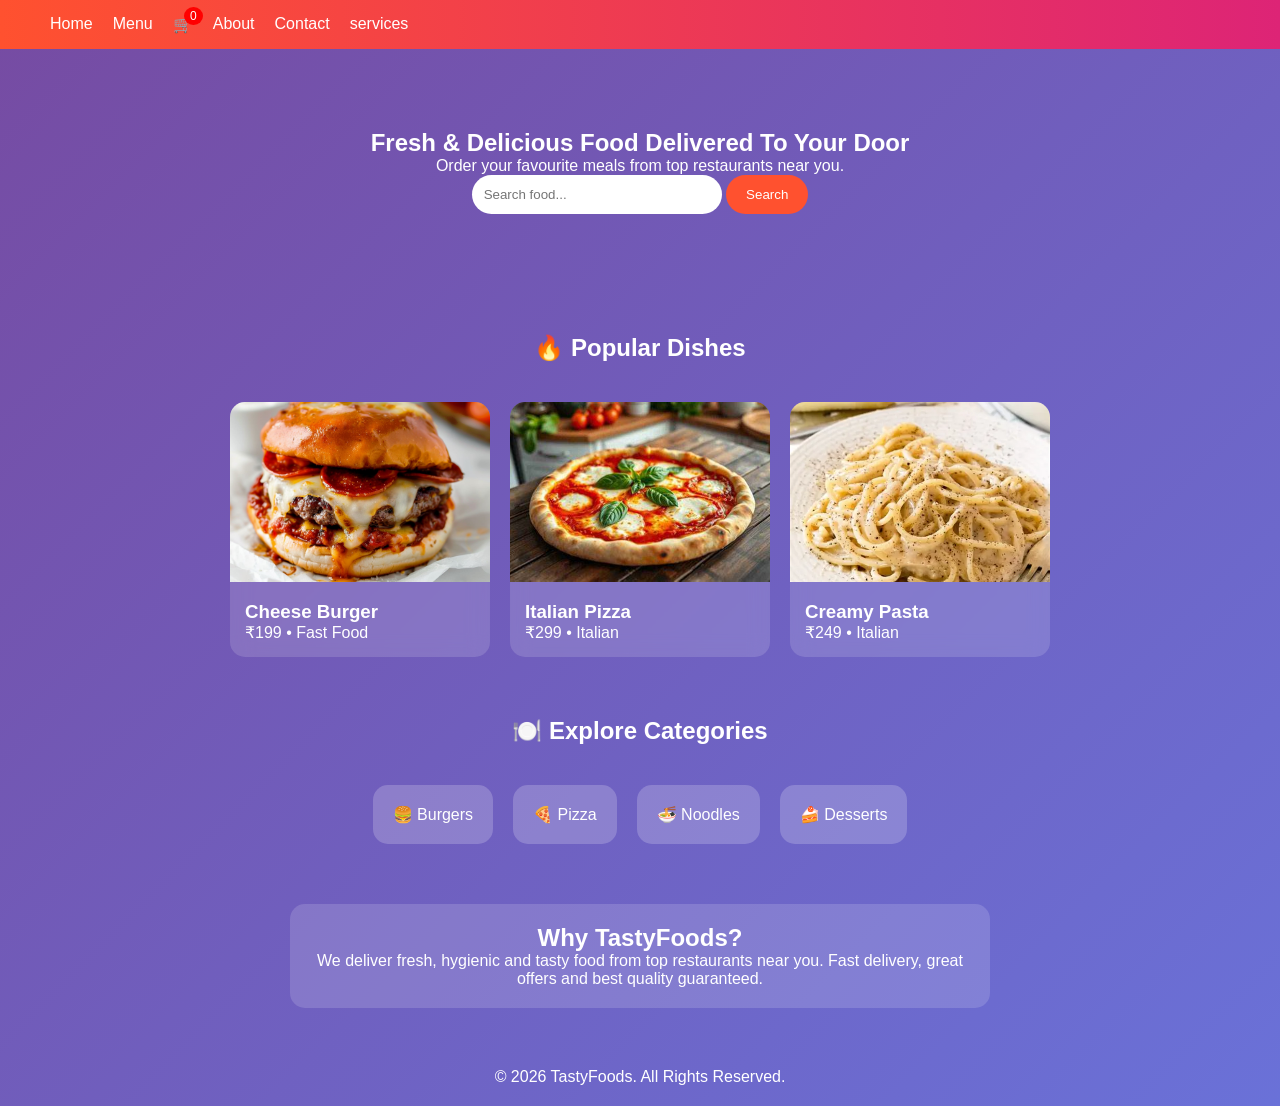
<file: index.html>
<!DOCTYPE html>
<html lang="en">
<head>
<meta charset="UTF-8">
<meta name="viewport" content="width=device-width, initial-scale=1.0">

<title>TastyFoods | Food Delivery</title>

<style>

/* RESET */
*{
  margin:0;
  padding:0;
  box-sizing:border-box;
  font-family:'Segoe UI',sans-serif;
}

/* BACKGROUND */
body{
  background: linear-gradient(-45deg, #ff9a9e, #fad0c4, #667eea, #764ba2);
  background-size: 400% 400%;
  animation: gradientBG 12s ease infinite;
  color:white;
}

@keyframes gradientBG {
  0%{background-position:0% 50%;}
  50%{background-position:100% 50%;}
  100%{background-position:0% 50%;}
}

/* HEADER */
header{
  display:flex;
  justify-content:space-between;
  align-items:center;
  padding:15px 40px;
}

.logo{
  font-size:24px;
  font-weight:bold;
}

/* NAV */
nav ul{
  display:flex;
  gap:20px;
  list-style:none;
}

nav a{
  color:white;
  text-decoration:none;
}

/* CART */
.cart-icon{
  position:relative;
}

.cart-count{
  position:absolute;
  top:-8px;
  right:-10px;
  background:red;
  border-radius:50%;
  padding:2px 6px;
  font-size:12px;
}

/* HERO */
#hero{
  text-align:center;
  padding:80px 20px;
}

/* SEARCH */
.search-box input{
  padding:12px;
  width:250px;
  border:none;
  border-radius:25px;
}

.search-box button{
  padding:12px 20px;
  border:none;
  border-radius:25px;
  background:#ff512f;
  color:white;
  cursor:pointer;
}

/* SECTION TITLE */
.section-title{
  text-align:center;
  margin:40px 0 20px;
}

/* CARD GRID */
.grid{
  display:flex;
  flex-wrap:wrap;
  gap:20px;
  justify-content:center;
  padding:20px;
}

/* FOOD CARDS */
.card{
  width:260px;
  border-radius:15px;
  overflow:hidden;
  background: rgba(255,255,255,0.15);
  backdrop-filter: blur(10px);
  transition:0.4s;
  cursor:pointer;
}

.card img{
  width:100%;
  height:180px;
  object-fit:cover;
}

.card-content{
  padding:15px;
}

.card:hover{
  transform: translateY(-10px) scale(1.05);
  box-shadow:0 10px 30px rgba(0,0,0,0.3);
}

/* CATEGORY CARDS */
.category{
  padding:20px;
  text-align:center;
  border-radius:15px;
  background: rgba(255,255,255,0.2);
  transition:0.3s;
}

.category:hover{
  transform:scale(1.1);
}

/* INFO SECTION */
.info{
  text-align:center;
  padding:40px;
}

.info-box{
  max-width:700px;
  margin:auto;
  background: rgba(255,255,255,0.15);
  padding:20px;
  border-radius:15px;
}

/* FOOTER */
footer{
  text-align:center;
  padding:20px;
}
/* HEADER */
header{
  display:flex;
  justify-content:space-between;
  align-items:center;
  padding:15px 50px;
  background: linear-gradient(90deg,#ff512f,#dd2476);
  color:white;
  position:relative;
}

/* NAV */
nav ul{
  display:flex;
  gap:20px;
  list-style:none;
}

nav a{
  color:white;
  text-decoration:none;
  font-weight:500;
}

/* HAMBURGER */
.menu-toggle{
  display:none;
  font-size:28px;
  cursor:pointer;
}

/* MOBILE VIEW */
@media(max-width:768px){

  .menu-toggle{
    display:block;
  }

  nav{
    position:absolute;
    top:60px;
    right:0;
    width:100%;
    background:#ff512f;
    display:none;
    text-align:center;
  }

  nav ul{
    flex-direction:column;
    padding:20px 0;
  }

  nav ul li{
    margin:10px 0;
  }

  nav.active{
    display:block;
  }
}

</style>
</head>

<body>

<!-- HEADER -->
 <header>
<div class="menu-toggle" onclick="toggleMenu()">
    ☰
  </div>

  <nav id="navbar">
    <ul>
       <li><a href="index.html">Home</a></li>
      <li><a href="menu.html">Menu</a></li>
      <li class="cart-icon">
        <a href="cart.html">🛒</a>
        <span class="cart-count" id="cart-count">0</span>
      </li><li><a href="about.html">About</a></li>
      <li><a href="contact.html">Contact</a></li>
      <li><a href="services.html">services</a></li>
    </ul>
  </nav>
</header>

<!-- HERO -->
<section id="hero">
  <h1>Fresh & Delicious Food Delivered To Your Door</h1>
  <p>Order your favourite meals from top restaurants near you.</p>

  <div class="search-box">
    <input type="text" id="searchInput" placeholder="Search food...">
    <button onclick="searchFood()">Search</button>
  </div>
</section>

<!-- POPULAR FOODS -->
<h2 class="section-title">🔥 Popular Dishes</h2>

<div class="grid">

  <div class="card">
    <img src="images/Burger.jpg">
    <div class="card-content">
      <h3>Cheese Burger</h3>
      <p>₹199 • Fast Food</p>
    </div>
  </div>

  <div class="card">
    <img src="images/OIP.jpeg">
    <div class="card-content">
      <h3>Italian Pizza</h3>
      <p>₹299 • Italian</p>
    </div>
  </div>

  <div class="card">
    <img src="images/OIP1.webp">
    <div class="card-content">
      <h3>Creamy Pasta</h3>
      <p>₹249 • Italian</p>
    </div>
  </div>

</div>

<!-- CATEGORIES -->
<h2 class="section-title">🍽️ Explore Categories</h2>

<div class="grid">

  <div class="category">🍔 Burgers</div>
  <div class="category">🍕 Pizza</div>
  <div class="category">🍜 Noodles</div>
  <div class="category">🍰 Desserts</div>

</div>

<!-- INFO -->
<section class="info">
  <div class="info-box">
    <h2>Why TastyFoods?</h2>
    <p>
      We deliver fresh, hygienic and tasty food from top restaurants near you.
      Fast delivery, great offers and best quality guaranteed.
    </p>
  </div>
</section>

<!-- FOOTER -->
<footer>
  <p>© 2026 TastyFoods. All Rights Reserved.</p>
</footer>

<script>

/* CART COUNT */
let cart = JSON.parse(localStorage.getItem("cart")) || [];
document.getElementById("cart-count").textContent = cart.length;

/* SEARCH */
function searchFood(){
  let value = document.getElementById("searchInput").value.toLowerCase();

  if(value.includes("burger") || value.includes("pizza") || value.includes("pasta")){
    window.location.href = "menu.html";
  } else {
    alert("Item not found");
  }
}
function toggleMenu(){
  document.getElementById("navbar").classList.toggle("active");
}


</script>

</body>
</html>
</file>
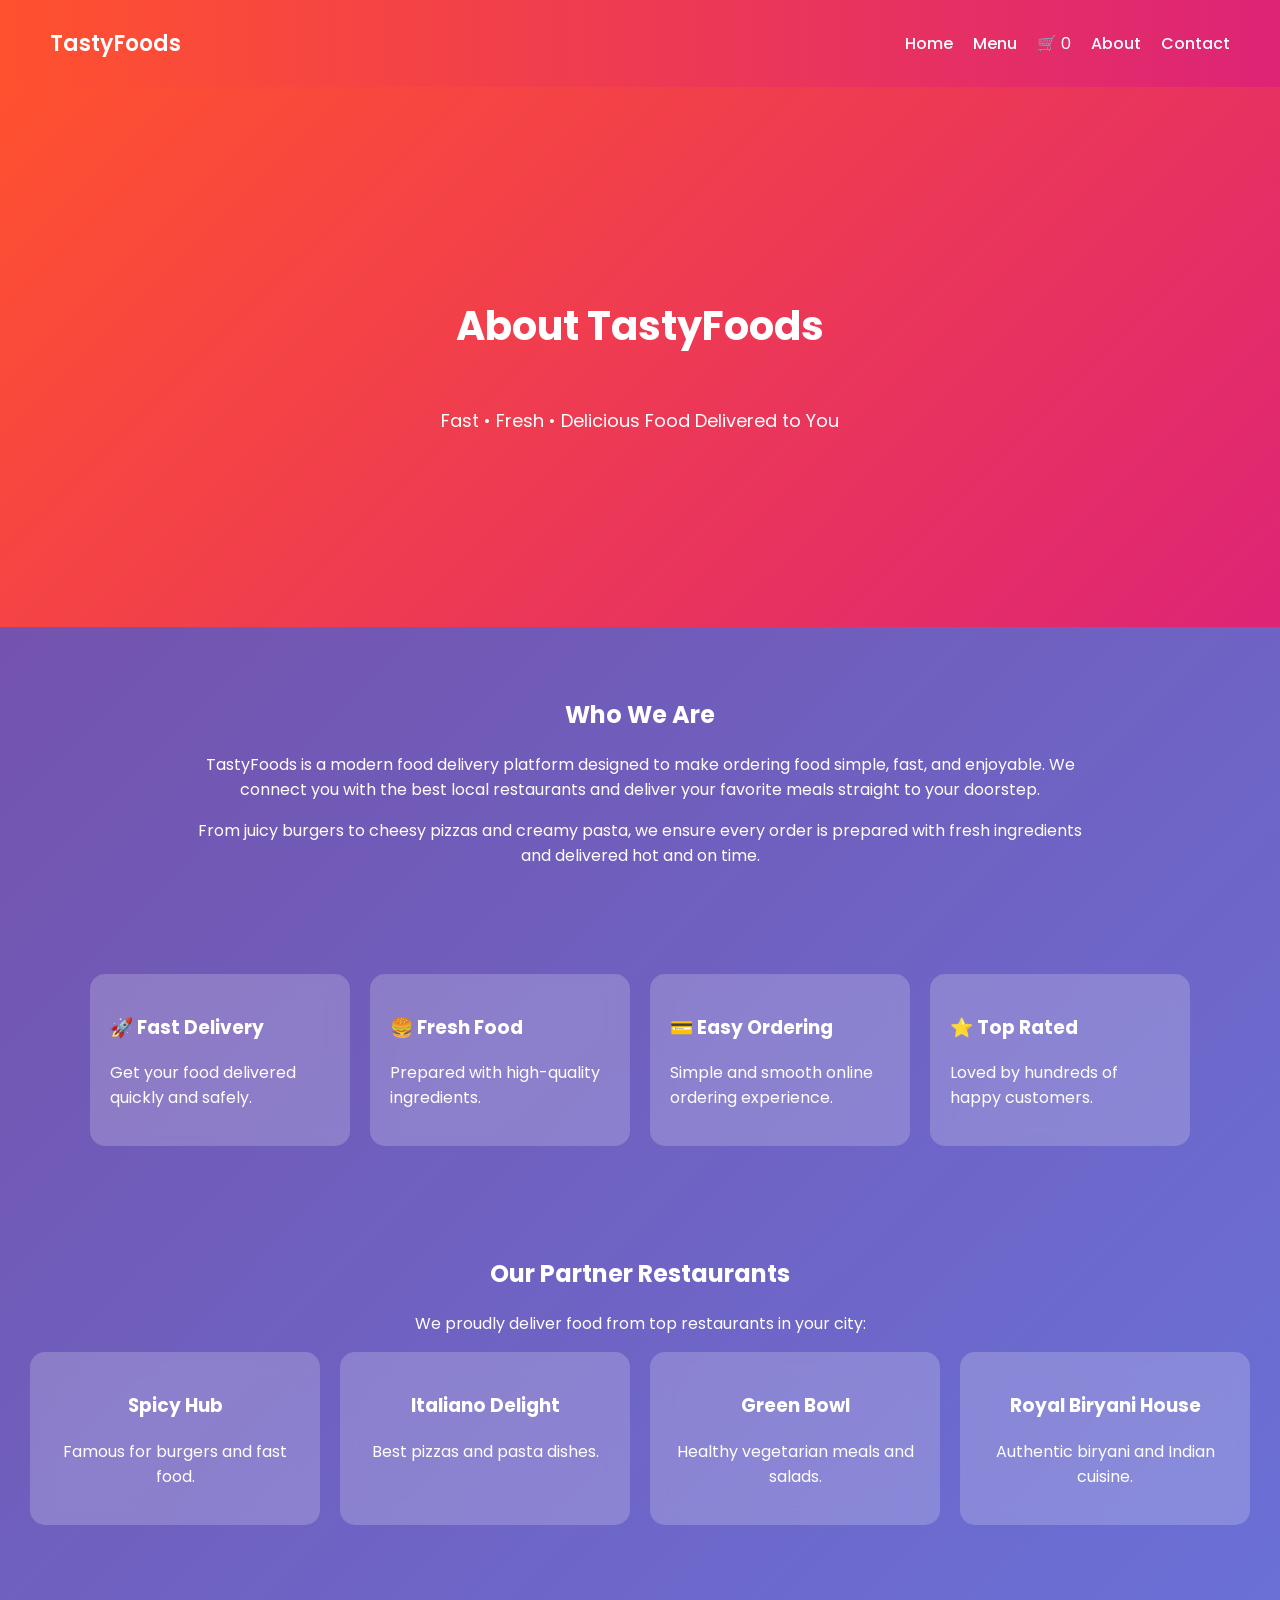
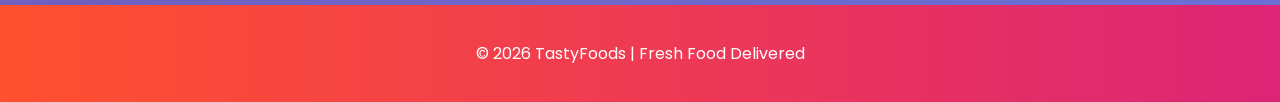
<file: about.html>
<!DOCTYPE html>
<html lang="en">
<head>
<meta charset="UTF-8">
<meta name="viewport" content="width=device-width, initial-scale=1.0">

<title>About | TastyFoods</title>

<link href="https://fonts.googleapis.com/css2?family=Poppins:wght@300;400;600&display=swap" rel="stylesheet">

<style>

/* GENERAL */
body{
    margin:0;
    font-family:'Poppins',sans-serif;
    background: linear-gradient(-45deg,#ff9a9e,#fad0c4,#667eea,#764ba2);
    background-size:400% 400%;
    animation:gradientBG 10s ease infinite;
}

@keyframes gradientBG{
    0%{background-position:0% 50%;}
    50%{background-position:100% 50%;}
    100%{background-position:0% 50%;}
}

/* HEADER */
header{
    display:flex;
    justify-content:space-between;
    align-items:center;
    padding:15px 40px;
    background:rgba(255,255,255,0.2);
    backdrop-filter:blur(10px);
    color:white;
}

.logo{
    font-size:22px;
    font-weight:600;
}

nav ul{
    list-style:none;
    display:flex;
    gap:20px;
}

nav a{
    text-decoration:none;
    color:white;
    transition:0.3s;
}

nav a:hover{
    color:yellow;
}

/* HERO */
.about-hero{
    height:60vh;
    display:flex;
    flex-direction:column;
    justify-content:center;
    align-items:center;
    text-align:center;
    color:white;
    background:linear-gradient(135deg,#ff512f,#dd2476);
}

.about-hero h1{
    font-size:40px;
}

.about-hero p{
    font-size:18px;
}

/* ABOUT */
.about-section{
    padding:50px 20px;
    text-align:center;
    max-width:900px;
    margin:auto;
    color:white;
}

/* FEATURES */
.features{
    display:flex;
    gap:20px;
    justify-content:center;
    flex-wrap:wrap;
    padding:40px;
}

.feature{
    background:rgba(255,255,255,0.2);
    padding:20px;
    border-radius:15px;
    width:220px;
    backdrop-filter:blur(10px);
    transition:0.4s;
    color:white;
    transform-style:preserve-3d;
}

/* 3D HOVER */
.feature:hover{
    transform:rotateY(10deg) rotateX(5deg) translateY(-10px) scale(1.05);
    box-shadow:0 20px 40px rgba(0,0,0,0.3);
}

/* RESTAURANTS */
.restaurants{
    padding:50px 20px;
    text-align:center;
    color:white;
}

.restaurant-container{
    display:flex;
    gap:20px;
    justify-content:center;
    flex-wrap:wrap;
}

/* CARD */
.restaurant-card{
    width:250px;
    background:rgba(255,255,255,0.2);
    padding:20px;
    border-radius:15px;
    backdrop-filter:blur(10px);
    transition:0.4s;
    transform-style:preserve-3d;
}

/* CARD LIFT EFFECT */
.restaurant-card:hover{
    transform:translateY(-15px) scale(1.05) rotateX(5deg);
    box-shadow:0 20px 40px rgba(0,0,0,0.3);
}

/* FOOTER */
footer{
    text-align:center;
    padding:20px;
    background:linear-gradient(90deg,#ff512f,#dd2476);
    color:white;
    margin-top:30px;
}
/* HEADER */
header{
  display:flex;
  justify-content:space-between;
  align-items:center;
  padding:15px 50px;
  background: linear-gradient(90deg,#ff512f,#dd2476);
  color:white;
  position:relative;
}

/* NAV */
nav ul{
  display:flex;
  gap:20px;
  list-style:none;
}

nav a{
  color:white;
  text-decoration:none;
  font-weight:500;
}

/* HAMBURGER */
.menu-toggle{
  display:none;
  font-size:28px;
  cursor:pointer;
}

/* MOBILE VIEW */
@media(max-width:768px){

  .menu-toggle{
    display:block;
  }

  nav{
    position:absolute;
    top:60px;
    right:0;
    width:100%;
    background:#ff512f;
    display:none;
    text-align:center;
  }

  nav ul{
    flex-direction:column;
    padding:20px 0;
  }

  nav ul li{
    margin:10px 0;
  }

  nav.active{
    display:block;
  }
}

</style>

</head>

<body>

<!-- HEADER -->
<header>
  <div class="logo">TastyFoods</div>

  <!-- HAMBURGER -->
  <div class="menu-toggle" onclick="toggleMenu()">
    ☰
  </div>

  <nav id="navbar">
    <ul>
       <li><a href="index.html">Home</a></li>
      <li><a href="menu.html">Menu</a></li>
      <li class="cart-icon">
        <a href="cart.html">🛒</a>
        <span class="cart-count" id="cart-count">0</span>
      </li><li><a href="about.html">About</a></li>
      <li><a href="contact.html">Contact</a></li>
    </ul>
  </nav>
</header>

<!-- HERO -->
<section class="about-hero">
<h1>About TastyFoods</h1>
<p>Fast • Fresh • Delicious Food Delivered to You</p>
</section>

<!-- ABOUT -->
<section class="about-section">

<h2>Who We Are</h2>

<p>
TastyFoods is a modern food delivery platform designed to make ordering food simple,
fast, and enjoyable. We connect you with the best local restaurants and deliver
your favorite meals straight to your doorstep.
</p>

<p>
From juicy burgers to cheesy pizzas and creamy pasta, we ensure every order is
prepared with fresh ingredients and delivered hot and on time.
</p>

</section>

<!-- FEATURES -->
<section class="features">

<div class="feature">
<h3>🚀 Fast Delivery</h3>
<p>Get your food delivered quickly and safely.</p>
</div>

<div class="feature">
<h3>🍔 Fresh Food</h3>
<p>Prepared with high-quality ingredients.</p>
</div>

<div class="feature">
<h3>💳 Easy Ordering</h3>
<p>Simple and smooth online ordering experience.</p>
</div>

<div class="feature">
<h3>⭐ Top Rated</h3>
<p>Loved by hundreds of happy customers.</p>
</div>

</section>

<!-- RESTAURANTS -->
<section class="restaurants">

<h2>Our Partner Restaurants</h2>

<p>We proudly deliver food from top restaurants in your city:</p>

<div class="restaurant-container">

<div class="restaurant-card">
<h3>Spicy Hub</h3>
<p>Famous for burgers and fast food.</p>
</div>

<div class="restaurant-card">
<h3>Italiano Delight</h3>
<p>Best pizzas and pasta dishes.</p>
</div>

<div class="restaurant-card">
<h3>Green Bowl</h3>
<p>Healthy vegetarian meals and salads.</p>
</div>

<div class="restaurant-card">
<h3>Royal Biryani House</h3>
<p>Authentic biryani and Indian cuisine.</p>
</div>

</div>

</section>

<!-- FOOTER -->
<footer>
<p>© 2026 TastyFoods | Fresh Food Delivered</p>
</footer>
<script>
function toggleMenu(){
  document.getElementById("navbar").classList.toggle("active");
}
</script>
</body>
</html>
</file>
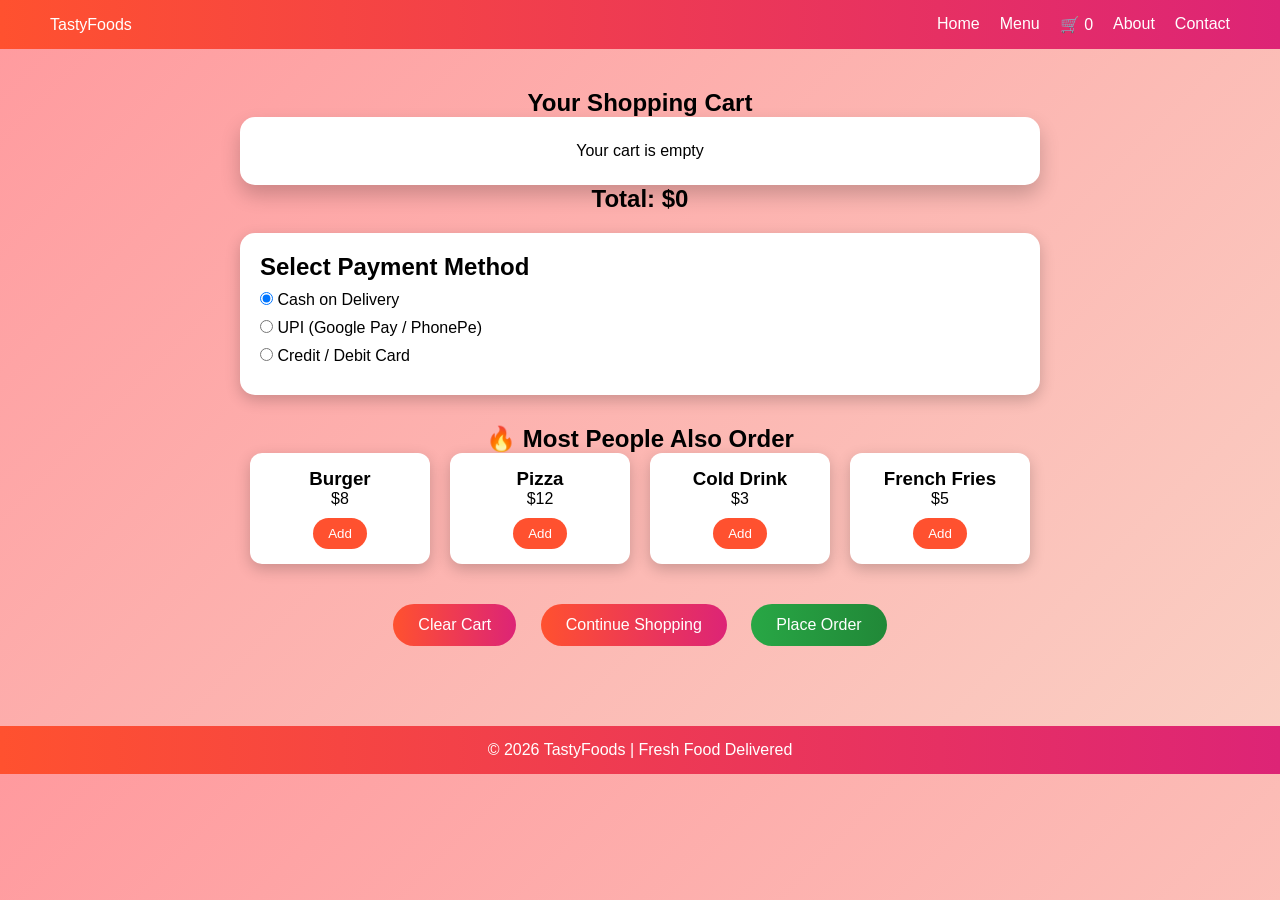
<file: cart.html>
<!DOCTYPE html>
<html lang="en">
<head>
<meta charset="UTF-8">
<meta name="viewport" content="width=device-width, initial-scale=1.0">
<title>TastyFoods | Your Cart</title>

<style>

/* RESET */
*{
  margin:0;
  padding:0;
  box-sizing:border-box;
  font-family:'Segoe UI',sans-serif;
}

/* BODY */
body{
  background: linear-gradient(135deg,#ff9a9e,#fad0c4);
}

/* HEADER */
header{
  display:flex;
  justify-content:space-between;
  padding:15px 50px;
  background: linear-gradient(90deg,#ff512f,#dd2476);
  color:white;
}

nav ul{
  display:flex;
  gap:20px;
  list-style:none;
}

nav a{
  color:white;
  text-decoration:none;
}

/* CART */
.cart-page{
  padding:40px;
  text-align:center;
}

.cart-container{
  max-width:800px;
  margin:auto;
  background:white;
  padding:25px;
  border-radius:15px;
  box-shadow:0 10px 20px rgba(0,0,0,0.2);
}

/* ITEM */
.cart-item{
  display:flex;
  justify-content:space-between;
  align-items:center;
  margin:15px 0;
  padding:10px;
  border-bottom:1px solid #ddd;
}

.item-info{
  text-align:left;
}

.item-name{
  font-weight:bold;
}

/* BUTTONS */
.qty-btn{
  padding:5px 10px;
  border:none;
  background:#ff512f;
  color:white;
  cursor:pointer;
  border-radius:5px;
}

.remove-btn{
  background:red;
  color:white;
  border:none;
  padding:5px 10px;
  cursor:pointer;
  border-radius:5px;
}

.addon-select{
  margin-top:5px;
}

/* ACTION BUTTONS */
.order-btn{
  margin:10px;
  padding:12px 25px;
  border:none;
  background: linear-gradient(90deg,#ff512f,#dd2476);
  color:white;
  border-radius:25px;
  cursor:pointer;
  font-size:16px;
  transition:0.3s;
}

.order-btn:hover{
  transform:scale(1.1);
}

/* PLACE ORDER BUTTON */
.place-order{
  background: linear-gradient(90deg,#28a745,#218838);
}

/* PAYMENT SECTION */
.payment-section{
  max-width:800px;
  margin:20px auto;
  background:white;
  padding:20px;
  border-radius:15px;
  box-shadow:0 5px 15px rgba(0,0,0,0.2);
  text-align:left;
}

.payment-section h2{
  margin-bottom:10px;
}

.payment-section label{
  display:block;
  margin:10px 0;
  font-size:16px;
}

/* FOOTER */
footer{
  text-align:center;
  padding:15px;
  background: linear-gradient(90deg,#ff512f,#dd2476);
  color:white;
  margin-top:30px;
}
.recommend-section{
  max-width:900px;
  margin:30px auto;
  text-align:center;
}

.recommend-container{
  display:flex;
  gap:20px;
  justify-content:center;
  flex-wrap:wrap;
}

.recommend-card{
  background:white;
  padding:15px;
  width:180px;
  border-radius:12px;
  box-shadow:0 5px 15px rgba(0,0,0,0.2);
  transition:0.3s;
}

.recommend-card:hover{
  transform:translateY(-8px);
}

.recommend-card button{
  margin-top:10px;
  padding:8px 15px;
  border:none;
  background:#ff512f;
  color:white;
  border-radius:20px;
  cursor:pointer;
}
/* HEADER */
header{
  display:flex;
  justify-content:space-between;
  align-items:center;
  padding:15px 50px;
  background: linear-gradient(90deg,#ff512f,#dd2476);
  color:white;
  position:relative;
}

/* NAV */
nav ul{
  display:flex;
  gap:20px;
  list-style:none;
}

nav a{
  color:white;
  text-decoration:none;
  font-weight:500;
}

/* HAMBURGER */
.menu-toggle{
  display:none;
  font-size:28px;
  cursor:pointer;
}

/* MOBILE VIEW */
@media(max-width:768px){

  .menu-toggle{
    display:block;
  }

  nav{
    position:absolute;
    top:60px;
    right:0;
    width:100%;
    background:#ff512f;
    display:none;
    text-align:center;
  }

  nav ul{
    flex-direction:column;
    padding:20px 0;
  }

  nav ul li{
    margin:10px 0;
  }

  nav.active{
    display:block;
  }
}

</style>
</head>

<body>

<header>
  <div class="logo">TastyFoods</div>

  <!-- HAMBURGER -->
  <div class="menu-toggle" onclick="toggleMenu()">
    ☰
  </div>

  <nav id="navbar">
    <ul>
      <li><a href="index.html">Home</a></li>
      <li><a href="menu.html">Menu</a></li>
      <li class="cart-icon">
        <a href="cart.html">🛒</a>
        <span class="cart-count" id="cart-count">0</span>
      </li><li><a href="about.html">About</a></li>
      <li><a href="contact.html">Contact</a></li>
    </ul>
  </nav>
</header>

<section class="cart-page">
<h1>Your Shopping Cart</h1>

<div class="cart-container" id="cart-container"></div>

<h2>Total: $<span id="cart-total">0</span></h2>

<!-- PAYMENT OPTIONS -->
<div class="payment-section">
<h2>Select Payment Method</h2>

<label>
<input type="radio" name="payment" value="COD" checked>
Cash on Delivery
</label>

<label>
<input type="radio" name="payment" value="UPI">
UPI (Google Pay / PhonePe)
</label>

<label>
<input type="radio" name="payment" value="CARD">
Credit / Debit Card
</label>

</div>

<!-- RECOMMENDATIONS -->
<div class="recommend-section">

<h2>🔥 Most People Also Order</h2>

<div class="recommend-container">

<div class="recommend-card">
<h3>Burger</h3>
<p>$8</p>
<button onclick="addRecommended('Burger',8)">Add</button>
</div>

<div class="recommend-card">
<h3>Pizza</h3>
<p>$12</p>
<button onclick="addRecommended('Pizza',12)">Add</button>
</div>

<div class="recommend-card">
<h3>Cold Drink</h3>
<p>$3</p>
<button onclick="addRecommended('Cold Drink',3)">Add</button>
</div>

<div class="recommend-card">
<h3>French Fries</h3>
<p>$5</p>
<button onclick="addRecommended('French Fries',5)">Add</button>
</div>

</div>
</div>

<!-- BUTTONS -->
<div>
<button onclick="clearCart()" class="order-btn">Clear Cart</button>
<a href="menu.html"><button class="order-btn">Continue Shopping</button></a>
<button onclick="placeOrder()" class="order-btn place-order">Place Order</button>
</div>

</section>

<footer>
<p>© 2026 TastyFoods | Fresh Food Delivered</p>
</footer>

<script>

let cart = JSON.parse(localStorage.getItem("cart")) || [];

function renderCart(){
  const container = document.getElementById("cart-container");
  const totalElement = document.getElementById("cart-total");

  container.innerHTML = "";
  let total = 0;

  if(cart.length === 0){
    container.innerHTML = "<p>Your cart is empty</p>";
    totalElement.textContent = "0";
    return;
  }

  cart.forEach((item, index)=>{

    const div = document.createElement("div");
    div.classList.add("cart-item");

    let addonCost = 0;
    if(item.addons.includes("Cheese")) addonCost += 2;
    if(item.addons.includes("Drink")) addonCost += 3;

    let itemTotal = (item.price + addonCost) * item.quantity;
    total += itemTotal;

    div.innerHTML = `
      <div class="item-info">
        <div class="item-name">${item.name}</div>
        <div>$${item.price}</div>

        <select class="addon-select" onchange="addAddon(${index}, this.value)">
          <option value="">Add-ons</option>
          <option value="Cheese">Extra Cheese (+$2)</option>
          <option value="Drink">Drink (+$3)</option>
        </select>
      </div>

      <div>
        <button class="qty-btn" onclick="changeQty(${index}, -1)">-</button>
        ${item.quantity}
        <button class="qty-btn" onclick="changeQty(${index}, 1)">+</button>
      </div>

      <button class="remove-btn" onclick="removeItem(${index})">X</button>
    `;

    container.appendChild(div);
  });

  totalElement.textContent = total.toFixed(2);
  localStorage.setItem("cart", JSON.stringify(cart));
}

function changeQty(index, change){
  cart[index].quantity += change;

  if(cart[index].quantity <= 0){
    cart.splice(index,1);
  }

  renderCart();
}

function removeItem(index){
  cart.splice(index,1);
  renderCart();
}

function addAddon(index, addon){
  if(addon && !cart[index].addons.includes(addon)){
    cart[index].addons.push(addon);
  }
  renderCart();
}

function clearCart(){
  cart = [];
  localStorage.removeItem("cart");
  renderCart();
}

/* UPDATED PLACE ORDER */
function placeOrder(){

  if(cart.length === 0){
    alert("Your cart is empty!");
    return;
  }

  const payment = document.querySelector('input[name="payment"]:checked').value;

  if(payment === "COD"){
    alert("🎉 Order Placed (Cash on Delivery)");
  }
  else if(payment === "UPI"){
    alert("📱 UPI Payment Selected (Demo)");
  }
  else{
    alert("💳 Card Payment Selected (Demo)");
  }

  cart = [];
  localStorage.removeItem("cart");
  renderCart();
}

renderCart();
function addRecommended(name, price){

  let existingItem = cart.find(item => item.name === name);

  if(existingItem){
    existingItem.quantity += 1;
  } else {
    cart.push({
      name:name,
      price:price,
      quantity:1,
      addons:[]
    });
  }

  localStorage.setItem("cart", JSON.stringify(cart));
  renderCart();

  alert(name + " added to cart!");
}

function toggleMenu(){
  document.getElementById("navbar").classList.toggle("active");
}
</script>


</body>
</html>
</file>
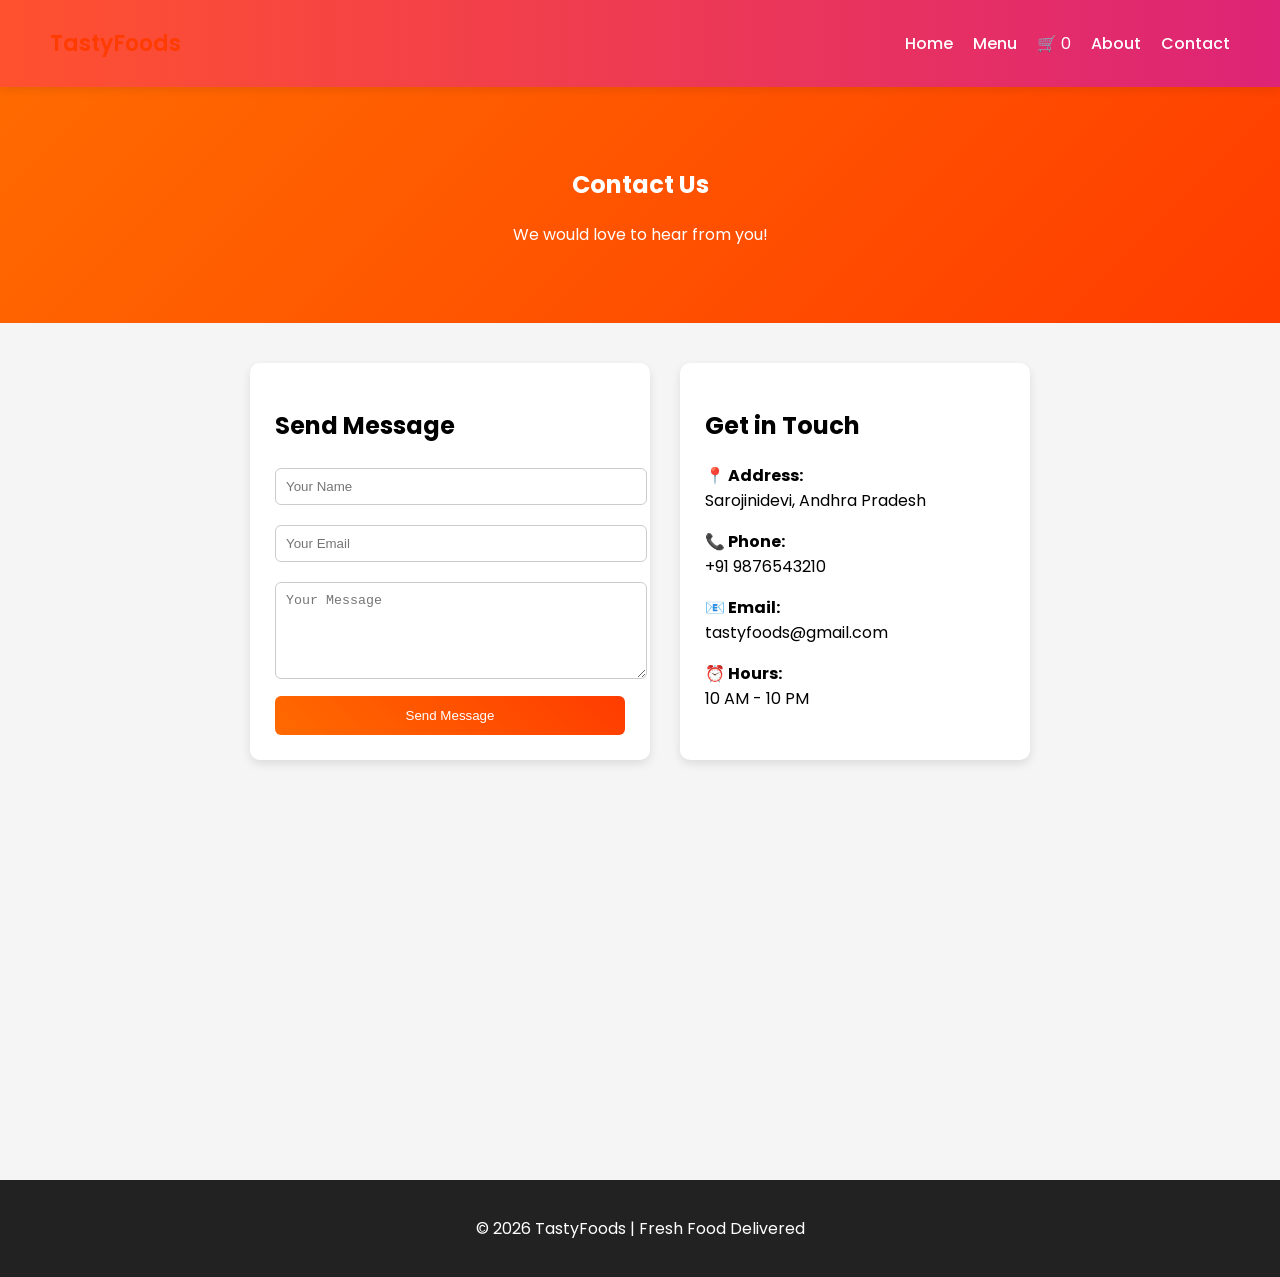
<file: contact.html>
<!DOCTYPE html>
<html lang="en">
<head>
<meta charset="UTF-8">
<meta name="viewport" content="width=device-width, initial-scale=1.0">

<title>Contact | TastyFoods</title>

<!-- Google Font -->
<link href="https://fonts.googleapis.com/css2?family=Poppins:wght@300;400;600&display=swap" rel="stylesheet">

<style>

/* GENERAL */
body{
    margin:0;
    font-family:'Poppins',sans-serif;
    background:#f5f5f5;
}

/* HEADER */
header{
    display:flex;
    justify-content:space-between;
    align-items:center;
    padding:15px 40px;
    background:white;
    box-shadow:0 2px 10px rgba(0,0,0,0.1);
}

.logo{
    font-size:22px;
    font-weight:600;
    color:#ff3c00;
}

nav ul{
    display:flex;
    list-style:none;
    gap:20px;
}

nav a{
    text-decoration:none;
    color:#333;
    font-weight:500;
}

nav a:hover{
    color:#ff3c00;
}

/* HERO */
.contact-hero{
    background:linear-gradient(135deg,#ff6a00,#ff3c00);
    color:white;
    text-align:center;
    padding:60px 20px;
}

/* CONTACT SECTION */
.contact-container{
    display:flex;
    gap:30px;
    padding:40px;
    flex-wrap:wrap;
    justify-content:center;
}

/* FORM */
.contact-form{
    background:white;
    padding:25px;
    border-radius:10px;
    width:350px;
    box-shadow:0 4px 10px rgba(0,0,0,0.1);
}

.contact-form h2{
    margin-bottom:15px;
}

.contact-form input,
.contact-form textarea{
    width:100%;
    padding:10px;
    margin:10px 0;
    border:1px solid #ccc;
    border-radius:6px;
}

.contact-form button{
    width:100%;
    padding:12px;
    background:linear-gradient(45deg,#ff6a00,#ff3c00);
    color:white;
    border:none;
    border-radius:6px;
    cursor:pointer;
}

.contact-form button:hover{
    opacity:0.9;
}

/* INFO */
.contact-info{
    background:white;
    padding:25px;
    border-radius:10px;
    width:300px;
    box-shadow:0 4px 10px rgba(0,0,0,0.1);
}

/* MAP */
.map{
    width:100%;
    height:350px;
    margin-top:30px;
}

iframe{
    width:100%;
    height:100%;
    border:0;
}

/* FOOTER */
footer{
    text-align:center;
    padding:20px;
    background:#222;
    color:white;
}
/* HEADER */
header{
  display:flex;
  justify-content:space-between;
  align-items:center;
  padding:15px 50px;
  background: linear-gradient(90deg,#ff512f,#dd2476);
  color:white;
  position:relative;
}

/* NAV */
nav ul{
  display:flex;
  gap:20px;
  list-style:none;
}

nav a{
  color:white;
  text-decoration:none;
  font-weight:500;
}

/* HAMBURGER */
.menu-toggle{
  display:none;
  font-size:28px;
  cursor:pointer;
}

/* MOBILE VIEW */
@media(max-width:768px){

  .menu-toggle{
    display:block;
  }

  nav{
    position:absolute;
    top:60px;
    right:0;
    width:100%;
    background:#ff512f;
    display:none;
    text-align:center;
  }

  nav ul{
    flex-direction:column;
    padding:20px 0;
  }

  nav ul li{
    margin:10px 0;
  }

  nav.active{
    display:block;
  }
}

</style>

</head>

<body>

<!-- HEADER -->
<header>
  <div class="logo">TastyFoods</div>

  <!-- HAMBURGER -->
  <div class="menu-toggle" onclick="toggleMenu()">
    ☰
  </div>

  <nav id="navbar">
    <ul>
      <li><a href="index.html">Home</a></li>
      <li><a href="menu.html">Menu</a></li>
      <li class="cart-icon">
        <a href="cart.html">🛒</a>
        <span class="cart-count" id="cart-count">0</span>
      </li>
      <li><a href="about.html">About</a></li>
      <li><a href="contact.html">Contact</a></li>
    </ul>
  </nav>
</header>

<!-- HERO -->
<section class="contact-hero">
<h1>Contact Us</h1>
<p>We would love to hear from you!</p>
</section>

<!-- CONTACT -->
<section class="contact-container">

<!-- FORM -->
<div class="contact-form">
<h2>Send Message</h2>

<input type="text" placeholder="Your Name">
<input type="email" placeholder="Your Email">
<textarea rows="5" placeholder="Your Message"></textarea>

<button>Send Message</button>

</div>

<!-- INFO -->
<div class="contact-info">
<h2>Get in Touch</h2>

<p><strong>📍 Address:</strong><br> Sarojinidevi, Andhra Pradesh</p>

<p><strong>📞 Phone:</strong><br> +91 9876543210</p>

<p><strong>📧 Email:</strong><br> tastyfoods@gmail.com</p>

<p><strong>⏰ Hours:</strong><br> 10 AM - 10 PM</p>

</div>

</section>

<!-- MAP -->
<section class="map">

<iframe src="https://www.google.com/maps?q=Andhra%20Pradesh&output=embed"></iframe>

</section>

<!-- FOOTER -->
<footer>
<p>© 2026 TastyFoods | Fresh Food Delivered</p>
</footer>
<script>
function toggleMenu(){
  document.getElementById("navbar").classList.toggle("active");
}
</script>

</body>
</html>
</file>
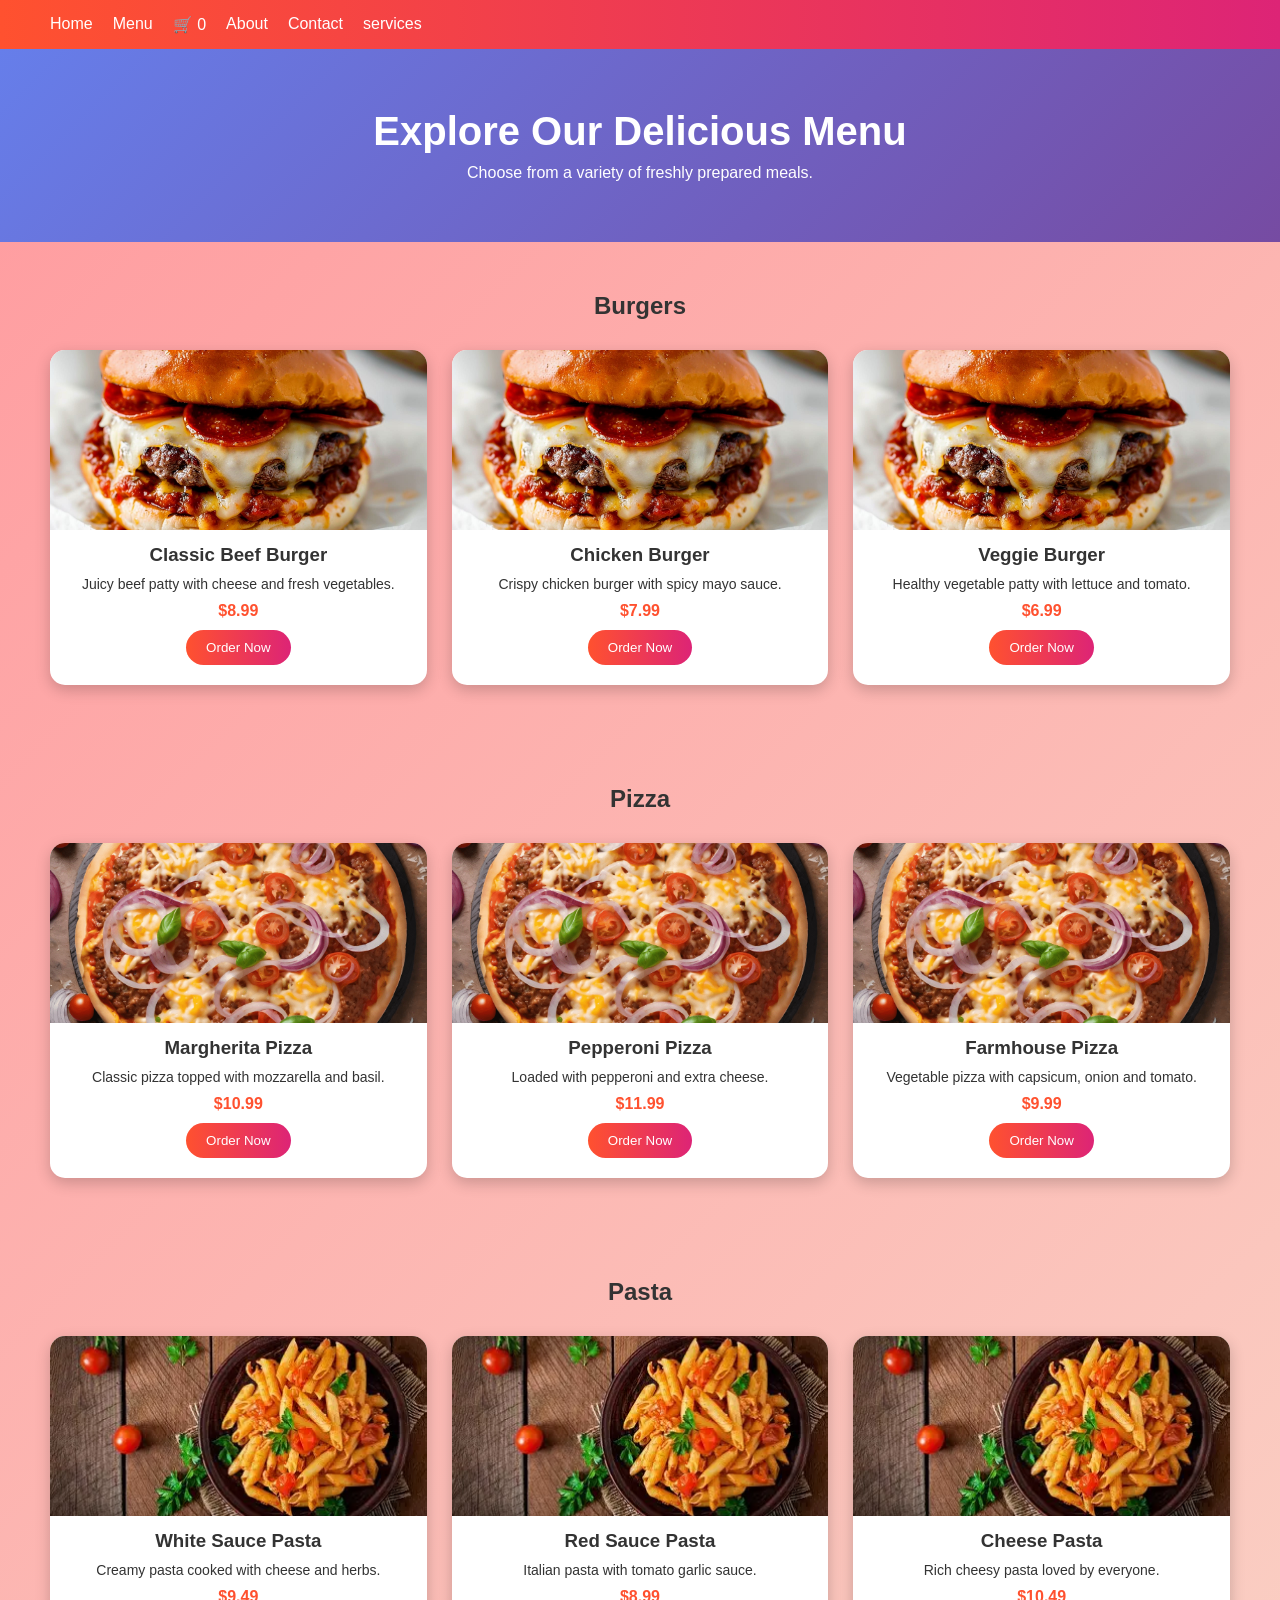
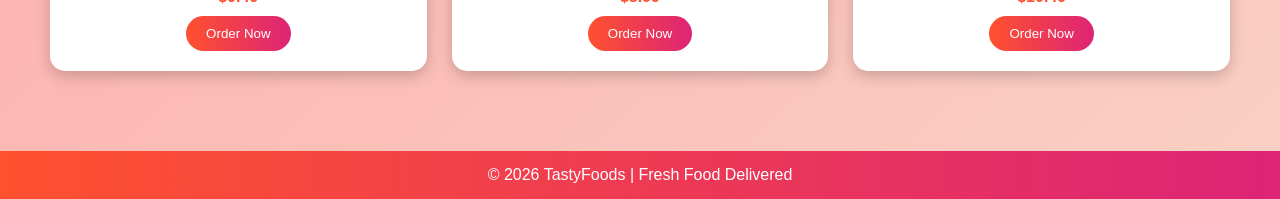
<file: menu.html>
<!DOCTYPE html>
<html lang="en">

<head>
<meta charset="UTF-8">
<meta name="viewport" content="width=device-width, initial-scale=1.0">
<title>TastyFoods | Order Menu</title>

<!-- INTERNAL CSS -->
<style>

/* RESET */
*{
  margin: 0;
  padding: 0;
  box-sizing: border-box;
  font-family: 'Segoe UI', sans-serif;
}

/* BODY */
body{
  background: linear-gradient(135deg, #ff9a9e, #fad0c4);
  color: #333;
}

/* HEADER */
header{
  display: flex;
  justify-content: space-between;
  align-items: center;
  padding: 15px 50px;
  background: linear-gradient(90deg, #ff512f, #dd2476);
  color: white;
}

.logo{
  font-size: 24px;
  font-weight: bold;
}

nav ul{
  list-style: none;
  display: flex;
  gap: 20px;
}

nav ul li a{
  text-decoration: none;
  color: white;
  transition: 0.3s;
}

nav ul li a:hover{
  color: yellow;
}

/* HERO */
.menu-hero{
  text-align: center;
  padding: 60px 20px;
  background: linear-gradient(135deg, #667eea, #764ba2);
  color: white;
}

.menu-hero h1{
  font-size: 40px;
  margin-bottom: 10px;
}

/* FOOD SECTION */
.food-section{
  padding: 50px;
}

.food-section h2{
  text-align: center;
  margin-bottom: 30px;
}

/* GRID */
.menu-container{
  display: grid;
  grid-template-columns: repeat(auto-fit, minmax(250px,1fr));
  gap: 25px;
}

/* CARD */
.card{
  background: white;
  border-radius: 15px;
  overflow: hidden;
  text-align: center;
  padding-bottom: 20px;
  transition: 0.4s;
  box-shadow: 0 5px 15px rgba(0,0,0,0.2);
}

.card img{
  width: 100%;
  height: 180px;
  object-fit: cover;
}

/* HOVER EFFECT */
.card:hover{
  transform: translateY(-10px) scale(1.03);
  box-shadow: 0 15px 25px rgba(0,0,0,0.3);
}

.card h3{
  margin: 10px 0;
}

.card p{
  font-size: 14px;
  padding: 0 10px;
}

.price{
  display: block;
  margin: 10px 0;
  font-weight: bold;
  color: #ff512f;
}

/* BUTTON */
.order-btn{
  background: linear-gradient(90deg, #ff512f, #dd2476);
  color: white;
  border: none;
  padding: 10px 20px;
  border-radius: 25px;
  cursor: pointer;
  transition: 0.3s;
}

.order-btn:hover{
  transform: scale(1.1);
  background: linear-gradient(90deg, #dd2476, #ff512f);
}

/* CART */
#cart{
  background: white;
  margin: 40px;
  padding: 20px;
  border-radius: 15px;
  box-shadow: 0 5px 15px rgba(0,0,0,0.2);
}

#cart h2{
  margin-bottom: 15px;
}

#cart-items li{
  margin-bottom: 8px;
}

/* FOOTER */
footer{
  text-align: center;
  padding: 15px;
  background: linear-gradient(90deg, #ff512f, #dd2476);
  color: white;
  margin-top: 30px;
}
/* HEADER */
header{
  display:flex;
  justify-content:space-between;
  align-items:center;
  padding:15px 50px;
  background: linear-gradient(90deg,#ff512f,#dd2476);
  color:white;
  position:relative;
}

/* NAV */
nav ul{
  display:flex;
  gap:20px;
  list-style:none;
}

nav a{
  color:white;
  text-decoration:none;
  font-weight:500;
}

/* HAMBURGER */
.menu-toggle{
  display:none;
  font-size:28px;
  cursor:pointer;
}

/* MOBILE VIEW */
@media(max-width:768px){

  .menu-toggle{
    display:block;
  }

  nav{
    position:absolute;
    top:60px;
    right:0;
    width:100%;
    background:#ff512f;
    display:none;
    text-align:center;
  }

  nav ul{
    flex-direction:column;
    padding:20px 0;
  }

  nav ul li{
    margin:10px 0;
  }

  nav.active{
    display:block;
  }
}

</style>

</head>

<body>

<!-- HEADER -->
<header>
<div class="menu-toggle" onclick="toggleMenu()">
    ☰
  </div>

  <nav id="navbar">
    <ul>
       <li><a href="index.html">Home</a></li>
      <li><a href="menu.html">Menu</a></li>
      <li class="cart-icon">
        <a href="cart.html">🛒</a>
        <span class="cart-count" id="cart-count">0</span>
      </li><li><a href="about.html">About</a></li>
      <li><a href="contact.html">Contact</a></li>
      <li><a href="services.html">services</a></li>
    </ul>
  </nav>
</header>
<!-- PAGE TITLE -->
<section class="menu-hero">
<h1>Explore Our Delicious Menu</h1>
<p>Choose from a variety of freshly prepared meals.</p>
</section>

<!-- BURGER SECTION -->
<section id="burger" class="food-section">
<h2>Burgers</h2>

<div class="menu-container">

<div class="card">
<img src="images/Burger.jpg">
<h3>Classic Beef Burger</h3>
<p>Juicy beef patty with cheese and fresh vegetables.</p>
<span class="price">$8.99</span>
<button class="order-btn" onclick="addToCart('Classic Beef Burger',8.99)">Order Now</button>
</div>

<div class="card">
<img src="images/Burger.jpg">
<h3>Chicken Burger</h3>
<p>Crispy chicken burger with spicy mayo sauce.</p>
<span class="price">$7.99</span>
<button class="order-btn" onclick="addToCart('Chicken Burger',7.99)">Order Now</button>
</div>

<div class="card">
<img src="images/Burger.jpg">
<h3>Veggie Burger</h3>
<p>Healthy vegetable patty with lettuce and tomato.</p>
<span class="price">$6.99</span>
<button class="order-btn" onclick="addToCart('Veggie Burger',6.99)">Order Now</button>
</div>

</div>
</section>

<!-- PIZZA SECTION -->
<section id="pizza" class="food-section">
<h2>Pizza</h2>

<div class="menu-container">

<div class="card">
<img src="images/pizza.png">
<h3>Margherita Pizza</h3>
<p>Classic pizza topped with mozzarella and basil.</p>
<span class="price">$10.99</span>
<button class="order-btn" onclick="addToCart('Margherita Pizza',10.99)">Order Now</button>
</div>

<div class="card">
<img src="images/pizza.png">
<h3>Pepperoni Pizza</h3>
<p>Loaded with pepperoni and extra cheese.</p>
<span class="price">$11.99</span>
<button class="order-btn" onclick="addToCart('Pepperoni Pizza',11.99)">Order Now</button>
</div>

<div class="card">
<img src="images/pizza.png">
<h3>Farmhouse Pizza</h3>
<p>Vegetable pizza with capsicum, onion and tomato.</p>
<span class="price">$9.99</span>
<button class="order-btn" onclick="addToCart('Farmhouse Pizza',9.99)">Order Now</button>
</div>

</div>
</section>

<!-- PASTA SECTION -->
<section id="pasta" class="food-section">
<h2>Pasta</h2>

<div class="menu-container">

<div class="card">
<img src="images/pasta.webp">
<h3>White Sauce Pasta</h3>
<p>Creamy pasta cooked with cheese and herbs.</p>
<span class="price">$9.49</span>
<button class="order-btn" onclick="addToCart('White Sauce Pasta',9.49)">Order Now</button>
</div>

<div class="card">
<img src="images/pasta.webp">
<h3>Red Sauce Pasta</h3>
<p>Italian pasta with tomato garlic sauce.</p>
<span class="price">$8.99</span>
<button class="order-btn" onclick="addToCart('Red Sauce Pasta',8.99)">Order Now</button>
</div>

<div class="card">
<img src="images/pasta.webp">
<h3>Cheese Pasta</h3>
<p>Rich cheesy pasta loved by everyone.</p>
<span class="price">$10.49</span>
<button class="order-btn" onclick="addToCart('Cheese Pasta',10.49)">Order Now</button>
</div>

</div>
</section>


<!-- FOOTER -->
<footer>
<p>© 2026 TastyFoods | Fresh Food Delivered</p>
</footer>

<!-- SCRIPT -->
<script>

/* LOAD CART FROM STORAGE */
let cart = JSON.parse(localStorage.getItem("cart")) || [];

/* UPDATE CART COUNT */
function updateCartCount(){
  document.getElementById("cart-count").textContent = cart.length;
}

updateCartCount();

/* ADD TO CART FUNCTION */
function addToCart(name, price){

  // check if item already exists
  let existingItem = cart.find(item => item.name === name);

  if(existingItem){
    existingItem.quantity += 1;
  } else {
    cart.push({
      name: name,
      price: price,
      quantity: 1,
      addons: []
    });
  }

  // SAVE TO LOCAL STORAGE
  localStorage.setItem("cart", JSON.stringify(cart));

  // UPDATE CART COUNT
  updateCartCount();

  // OPTIONAL ALERT
  alert(name + " added to cart 🛒");
}
function toggleMenu(){
  document.getElementById("navbar").classList.toggle("active");
}


</script>
</body>
</html>
</file>
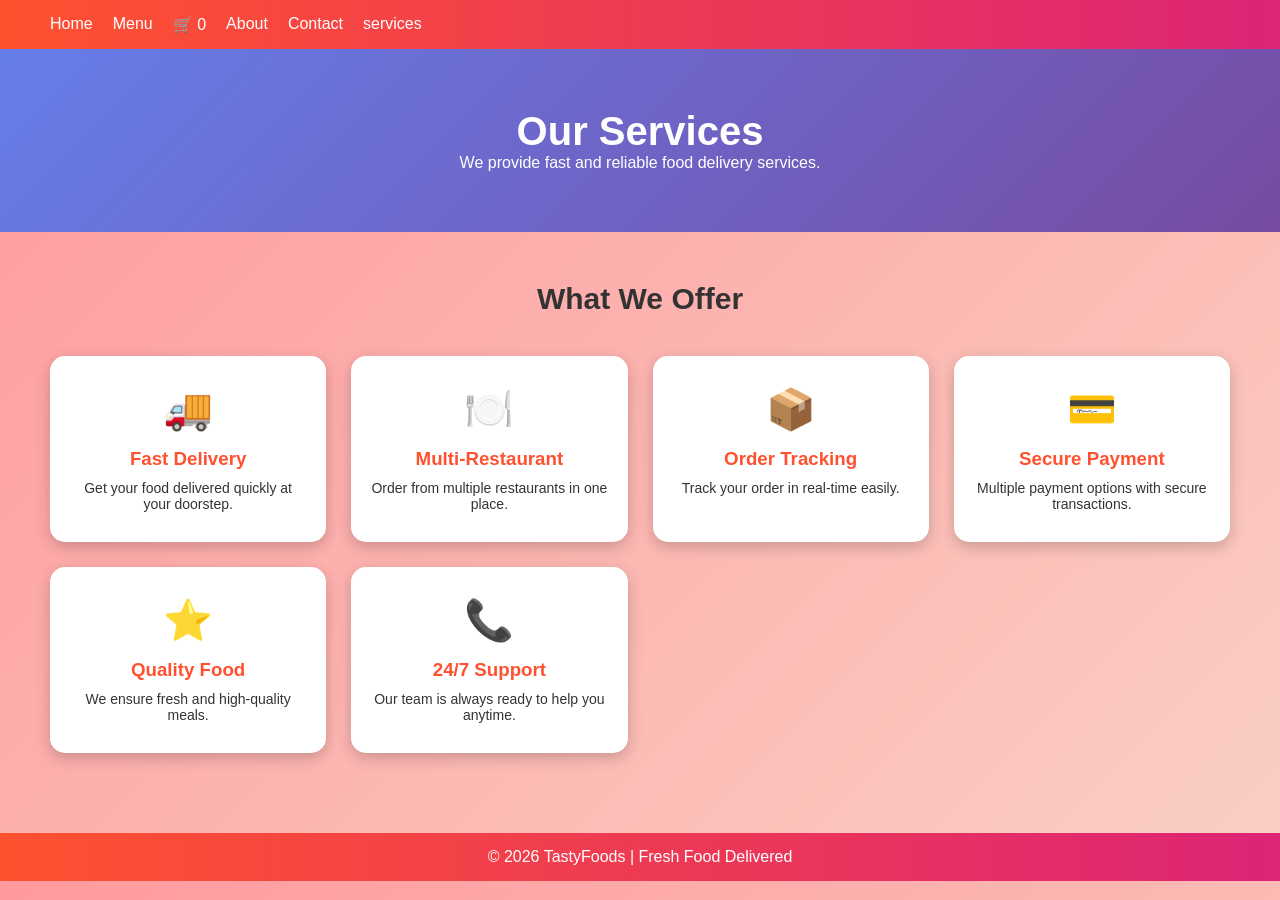
<file: services.html>
<!DOCTYPE html>
<html lang="en">
<head>
<meta charset="UTF-8">
<meta name="viewport" content="width=device-width, initial-scale=1.0">
<title>TastyFoods | Our Services</title>

<style>

/* RESET */
*{
  margin: 0;
  padding: 0;
  box-sizing: border-box;
  font-family: 'Segoe UI', sans-serif;
}

/* BODY */
body{
  background: linear-gradient(135deg, #ff9a9e, #fad0c4);
  color: #333;
}

/* HEADER */
header{
  display: flex;
  justify-content: space-between;
  align-items: center;
  padding: 15px 50px;
  background: linear-gradient(90deg, #ff512f, #dd2476);
  color: white;
}

.logo{
  font-size: 24px;
  font-weight: bold;
}

nav ul{
  list-style: none;
  display: flex;
  gap: 20px;
}

nav ul li a{
  text-decoration: none;
  color: white;
  transition: 0.3s;
}

nav ul li a:hover{
  color: yellow;
}

/* HERO */
.hero{
  text-align: center;
  padding: 60px 20px;
  background: linear-gradient(135deg, #667eea, #764ba2);
  color: white;
}

.hero h1{
  font-size: 40px;
}

/* SERVICES SECTION */
.services{
  padding: 50px;
}

.services h2{
  text-align: center;
  margin-bottom: 40px;
  font-size: 30px;
}

/* GRID */
.service-container{
  display: grid;
  grid-template-columns: repeat(auto-fit, minmax(250px,1fr));
  gap: 25px;
}

/* CARD */
.service-card{
  background: white;
  padding: 30px 20px;
  border-radius: 15px;
  text-align: center;
  transition: 0.4s;
  box-shadow: 0 5px 15px rgba(0,0,0,0.2);
}

.service-card:hover{
  transform: translateY(-10px) scale(1.05);
  box-shadow: 0 15px 25px rgba(0,0,0,0.3);
}

.service-card h3{
  margin-bottom: 10px;
  color: #ff512f;
}

.service-card p{
  font-size: 14px;
}

/* ICON STYLE */
.service-icon{
  font-size: 40px;
  margin-bottom: 15px;
}

/* FOOTER */
footer{
  text-align: center;
  padding: 15px;
  background: linear-gradient(90deg, #ff512f, #dd2476);
  color: white;
  margin-top: 30px;
}
/* HEADER */
header{
  display:flex;
  justify-content:space-between;
  align-items:center;
  padding:15px 50px;
  background: linear-gradient(90deg,#ff512f,#dd2476);
  color:white;
  position:relative;
}

/* NAV */
nav ul{
  display:flex;
  gap:20px;
  list-style:none;
}

nav a{
  color:white;
  text-decoration:none;
  font-weight:500;
}

/* HAMBURGER */
.menu-toggle{
  display:none;
  font-size:28px;
  cursor:pointer;
}

/* MOBILE VIEW */
@media(max-width:768px){

  .menu-toggle{
    display:block;
  }

  nav{
    position:absolute;
    top:60px;
    right:0;
    width:100%;
    background:#ff512f;
    display:none;
    text-align:center;
  }

  nav ul{
    flex-direction:column;
    padding:20px 0;
  }

  nav ul li{
    margin:10px 0;
  }

  nav.active{
    display:block;
  }
}

</style>

</head>

<body>

<!-- HEADER -->
<header>
<div class="menu-toggle" onclick="toggleMenu()">
    ☰
  </div>

  <nav id="navbar">
    <ul>
       <li><a href="index.html">Home</a></li>
      <li><a href="menu.html">Menu</a></li>
      <li class="cart-icon">
        <a href="cart.html">🛒</a>
        <span class="cart-count" id="cart-count">0</span>
      </li><li><a href="about.html">About</a></li>
      <li><a href="contact.html">Contact</a></li>
      <li><a href="services.html">services</a></li>
    </ul>
  </nav>
</header>

<!-- HERO -->
<section class="hero">
<h1>Our Services</h1>
<p>We provide fast and reliable food delivery services.</p>
</section>

<!-- SERVICES -->
<section class="services">

<h2>What We Offer</h2>

<div class="service-container">

<div class="service-card">
<div class="service-icon">🚚</div>
<h3>Fast Delivery</h3>
<p>Get your food delivered quickly at your doorstep.</p>
</div>

<div class="service-card">
<div class="service-icon">🍽️</div>
<h3>Multi-Restaurant</h3>
<p>Order from multiple restaurants in one place.</p>
</div>

<div class="service-card">
<div class="service-icon">📦</div>
<h3>Order Tracking</h3>
<p>Track your order in real-time easily.</p>
</div>

<div class="service-card">
<div class="service-icon">💳</div>
<h3>Secure Payment</h3>
<p>Multiple payment options with secure transactions.</p>
</div>

<div class="service-card">
<div class="service-icon">⭐</div>
<h3>Quality Food</h3>
<p>We ensure fresh and high-quality meals.</p>
</div>

<div class="service-card">
<div class="service-icon">📞</div>
<h3>24/7 Support</h3>
<p>Our team is always ready to help you anytime.</p>
</div>

</div>

</section>

<!-- FOOTER -->
<footer>
<p>© 2026 TastyFoods | Fresh Food Delivered</p>
</footer>
<script>
function toggleMenu(){
  document.getElementById("navbar").classList.toggle("active");
}
</script>
</body>
</html>
</file>
